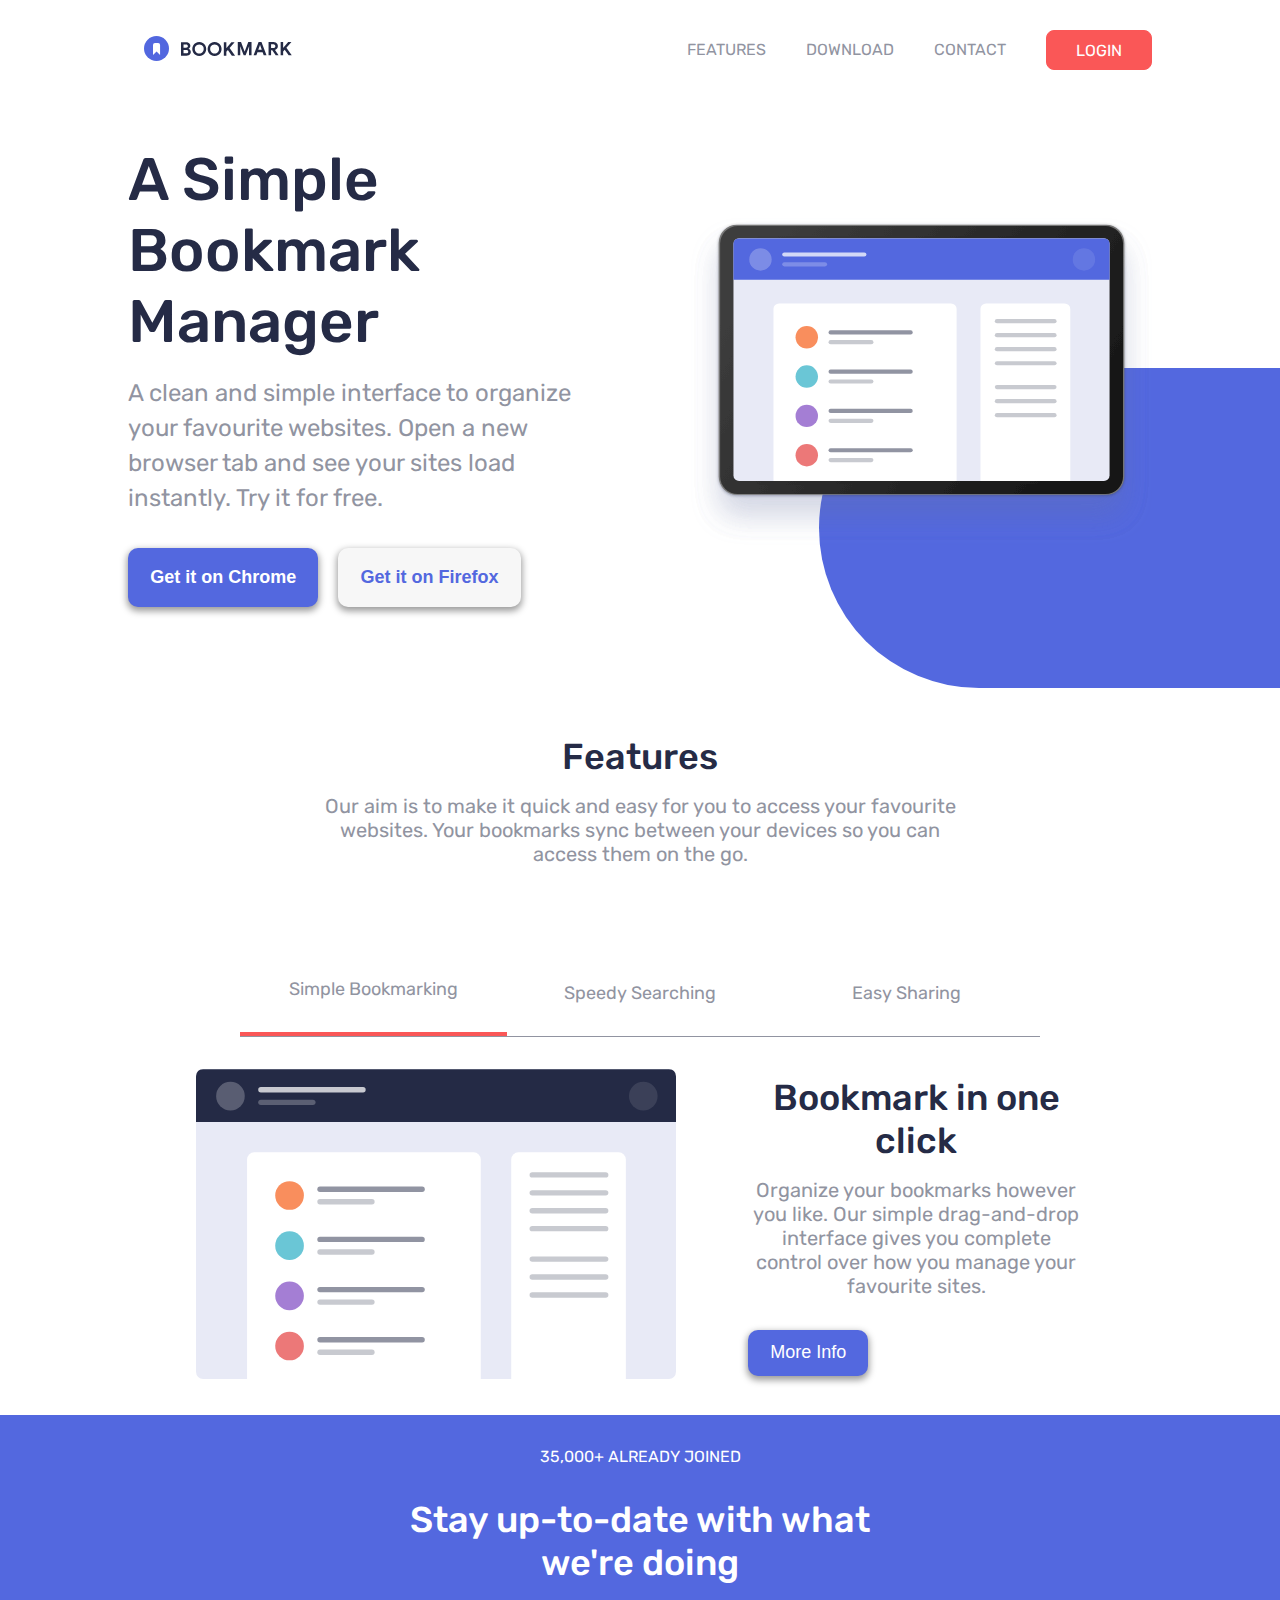
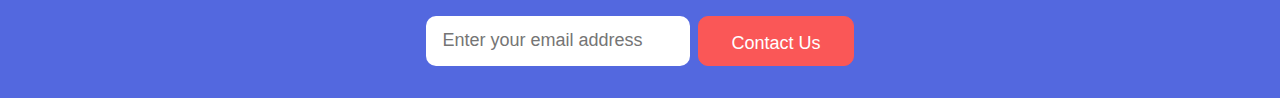
<file: index.html>
<!DOCTYPE html>
<html lang="en">

<head>
    <meta charset="UTF-8">
    <meta name="viewport" content="width=device-width, initial-scale=1.0">
    <link rel="icon" type="image/png" sizes="32x32" href="./images/favicon-32x32.png">
    <title>Bookmark manager landing page</title>
    <!-- external css -->
    <link rel="stylesheet" href="style.css">
</head>

<body>
    <nav class="navbar">
        <div class="navbar-logo">
            <a href="index.html">
                <img src="images/logo-bookmark.svg" alt="Logo of Bookmark">
            </a>
            <img id="navbarToggle" src="images/icon-hamburger.svg" alt="hamburger and cross">
        </div>
        <div class="navbar-menu" id="navbarMenu">
            <a href="#feature" class="navbar-link" id="navFeatures">FEATURES</a>
            <a href="download.html" class="navbar-link" id="navDownload">DOWNLOAD</a>
            <a href="#contact" class="navbar-link" id="navContact">CONTACT</a>
            <a href="" class="login-link">LOGIN</a>
        </div>
    </nav>
    <div class="wrapper">
        <section id="hero">
            <div class="text-box">
                <h1>A Simple Bookmark Manager</h1>
                <br>
                <p>
                    A clean and simple interface to organize your favourite websites. Open a new
                    browser tab and see your sites load instantly. Try it for free.
                </p>
                <div class="button-box">
                    <button class="hero-button">Get it on Chrome</button>
                    <button class="hero-button">Get it on Firefox</button>
                </div>
            </div>
            <div class="img-box">
                <img class="hero-img" src="images/illustration-hero.svg" alt="">
            </div>
        </section>
        <section id="feature">
            <div class="text-box">
                <h2 class="title">Features</h2>
                <p class="description">
                    Our aim is to make it quick and easy for you to access your favourite websites.
                    Your bookmarks sync between your devices so you can access them on the go.
                </p>
            </div>
            <div class="feature-menu">
                <p class="feature-item active">Simple Bookmarking</p>
                <p class="feature-item">Speedy Searching</p>
                <p class="feature-item">Easy Sharing</p>
            </div>
            <div class="feature-container">
                <div class="feature-img">
                    <img src="images/illustration-features-tab-1.svg" alt="">
                </div>
                <div class="text-area">
                    <div class="title">
                        Bookmark in one click
                    </div>
                    <div class="description">
                        Organize your bookmarks however you like. Our simple drag-and-drop interface gives you complete
                        control over how you manage your favourite sites.
                    </div>
                    <button class="more-info-btn">More Info</button>
                </div>
            </div>
        </section>
    </div>
    <footer>
        <section id="contact">
            <p>
                35,000+ ALREADY JOINED
            </p>
            <p>
                Stay up-to-date with what we're doing
            </p>
            <form>
                <input type="email" name="email" id="email" placeholder="Enter your email address">
                <button class="contact-btn">Contact Us</button>
            </form>
        </section>

    </footer>
    <!-- external js -->
    <script src="script.js"></script>
    <script>
        window.addEventListener('scroll', () => {
            var top = window.scrollY;
            var offset = navFeatures.offsetTop;
            var height = navFeatures.offsetHeight;
            if (top >= offset && top < offset + height) {
                setActiveLink('navFeatures')
            }
            else if (top == 0) {
                setActiveLink('none')
            }
            else if (isEndOfPage()) {
                setActiveLink('navContact')
            }
        })
    </script>
</body>

</html>
</file>
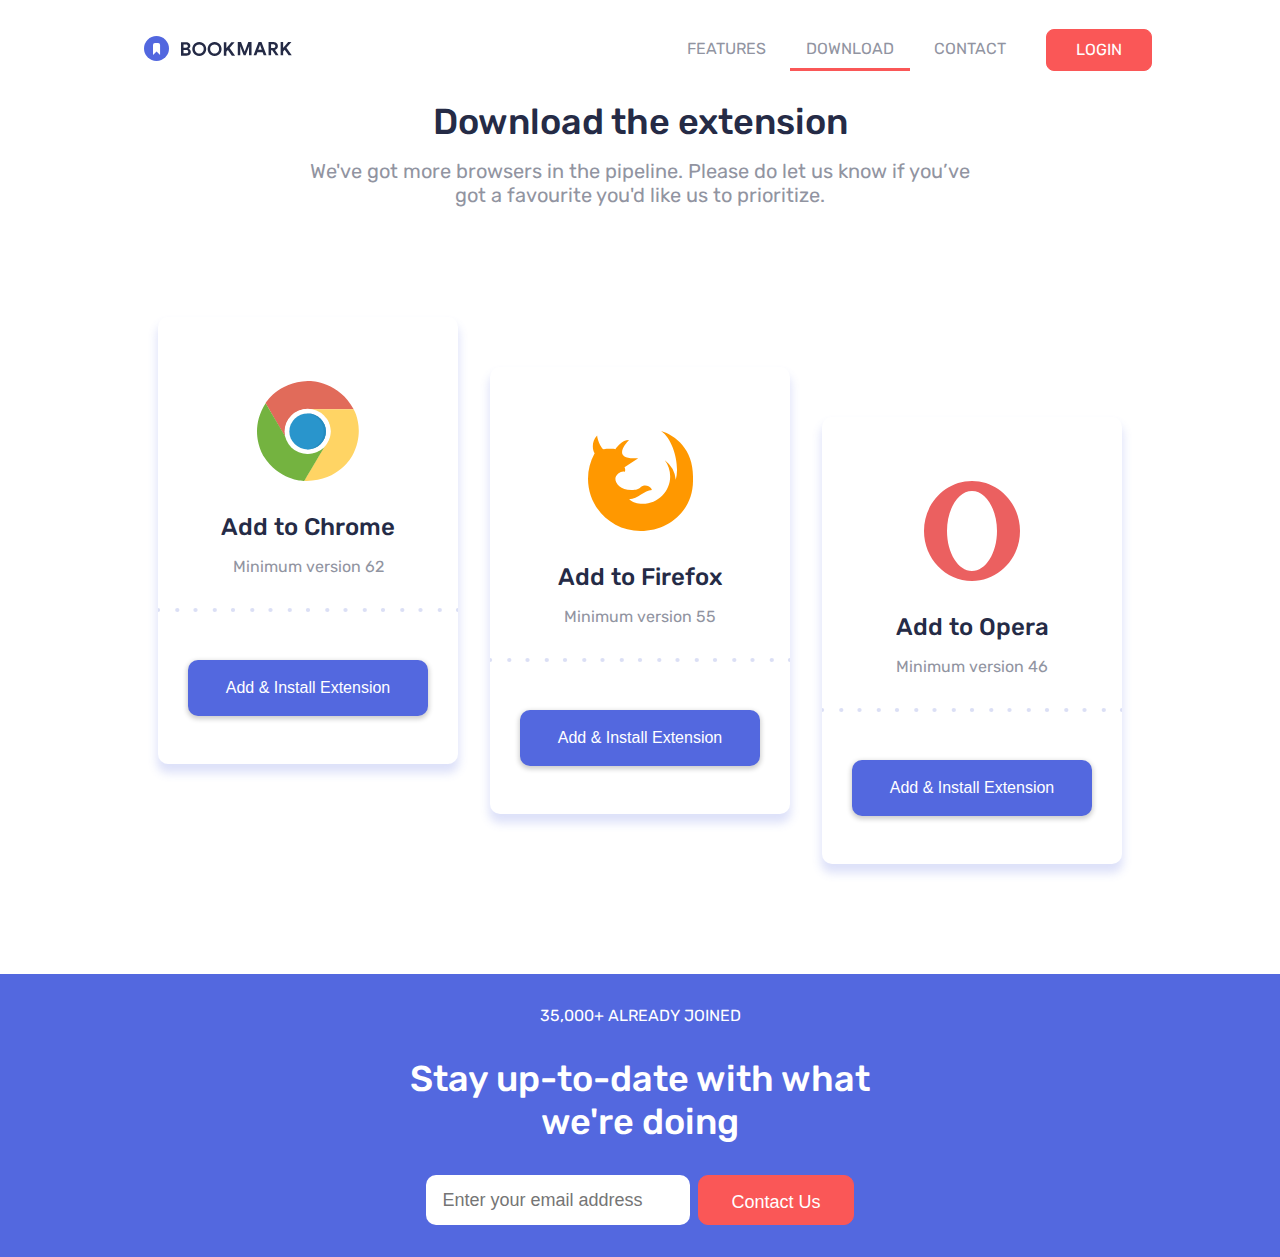
<file: download.html>
<!DOCTYPE html>
<html lang="en">

<head>
    <meta charset="UTF-8">
    <meta name="viewport" content="width=device-width, initial-scale=1.0">
    <link rel="icon" type="image/png" sizes="32x32" href="./images/favicon-32x32.png">
    <title>Bookmark manager landing page</title>
    <!-- external css -->
    <link rel="stylesheet" href="style.css">
</head>

<body>
    <nav class="navbar">
        <div class="navbar-logo">
            <a href="index.html">
                <img src="images/logo-bookmark.svg" alt="Logo of Bookmark">
            </a>
            <img id="navbarToggle" src="images/icon-hamburger.svg" alt="hamburger and cross">
        </div>
        <div class="navbar-menu" id="navbarMenu">
            <a href="index.html#feature" class="navbar-link" id="navFeatures">FEATURES</a>
            <a href="download.html" class="navbar-link active" id="navDownload">DOWNLOAD</a>
            <a href="#contact" class="navbar-link" id="navContact">CONTACT</a>
            <a href="" class="login-link">LOGIN</a>
        </div>
    </nav>
    <section id="download">
        <div class="text-box">
            <h2 class="title">Download the extension</h2>
            <p class="description">
                We've got more browsers in the pipeline. Please do let us know if you’ve
                got a favourite you'd like us to prioritize.
            </p>
        </div>
        <div class="download-container">
            <div class="download-card">
                <img class="logo" src="images/logo-chrome.svg" alt="logo of chrome">
                <h3>Add to Chrome</h3>
                <p>Minimum version 62</p>
                <img class="dots" src="images/bg-dots.svg" alt="background dots">
                <button>Add & Install Extension</button>
            </div>
            <div class="download-card">
                <img class="logo" src="images/logo-firefox.svg" alt="logo of firefox">
                <h3>Add to Firefox</h3>
                <p>Minimum version 55</p>
                <img class="dots" src="images/bg-dots.svg" alt="background dots">
                <button>Add & Install Extension</button>
            </div>
            <div class="download-card">
                <img class="logo" src="images/logo-opera.svg" alt="logo of opera">
                <h3>Add to Opera</h3>
                <p>Minimum version 46</p>
                <img class="dots" src="images/bg-dots.svg" alt="background dots">
                <button>Add & Install Extension</button>
            </div>
        </div>
    </section>
    <footer>
        <section id="contact">
            <p>
                35,000+ ALREADY JOINED
            </p>
            <p>
                Stay up-to-date with what we're doing
            </p>
            <form>
                <input type="email" name="email" id="email" placeholder="Enter your email address">
                <button class="contact-btn">Contact Us</button>
            </form>
        </section>

    </footer>
    <!-- external js -->
    <script src="script.js"></script>
    <script>
        window.addEventListener('scroll', () => {
            var top = window.scrollY;
            var offset = navDownload.offsetTop;
            var height = navDownload.offsetHeight;
            if (top >= offset && top < offset + height) {
                setActiveLink('navDownload')
            }
            else if (isEndOfPage()) {
                setActiveLink('navContact')
            }
        })
    </script>
</body>

</html>
</file>
<file: style.css>
/* google fonts */
@import url('https://fonts.googleapis.com/css2?family=Rubik:wght@400;500&display=swap');

*,
*::after,
*::before {
    box-sizing: border-box;
    margin: 0;
    padding: 0;
    scroll-margin-top: 100px;
}

html {
    scroll-behavior: smooth;
    font-family: 'Rubik', sans-serif;
}

:root {
    /* Primary */
    --soft-blue: hsl(231, 69%, 60%);
    --soft-red: hsl(0, 94%, 66%);

    /* Neutral */
    --grayish-blue: hsl(229, 8%, 60%);
    --very-dark-blue: hsl(229, 31%, 21%);
}

.wrapper {
    padding: 0 8rem;
    overflow-x: hidden;
}

/* ! navbar */
nav.navbar {
    height: 100px;
    display: flex;
    align-items: center;
    justify-content: space-between;
    position: fixed;
    top: 0;
    left: 0;
    width: 100vw;
    padding: 0 8rem;
    z-index: 10;
    background-color: rgba(255, 255, 255, 1);
}

.navbar-logo {
    display: flex;
    width: 100%;
    padding: 0 1rem;
    justify-content: space-between;
    align-items: center;
    cursor: pointer;
}

.navbar-menu {
    display: flex;
    gap: 0.5rem;
}

#navbarToggle {
    scale: 1.3;
    display: none;
}

.navbar-menu>a {
    text-decoration: none;
    padding: 0.6rem 1rem;
}

.navbar-menu>a:last-of-type {
    padding: 0.6rem 1.8rem;
    border-radius: 8px;
    margin-left: 1rem;
}

.navbar-link {
    color: var(--grayish-blue);
}

.navbar-link:hover {
    color: var(--soft-red);
}

.navbar-link.active {
    border-bottom: 3px solid var(--soft-red);
}

.login-link {
    background-color: var(--soft-red);
    color: white;
    border: 1px solid var(--soft-red);
}

.login-link:hover {
    background-color: white;
    color: var(--soft-red);
}

/* ! hero section */
#hero {
    margin-top: 7rem;
    display: flex;
    justify-content: space-between;
    align-items: center;
    gap: 1rem;
    padding: 2rem 0;
}

#hero .text-box {
    width: 45%;
    display: flex;
    flex-direction: column;
    justify-content: space-evenly;
    align-items: start;
}

#hero .text-box h1 {
    font-size: 60px;
    font-weight: 500;
    color: var(--very-dark-blue);
}

#hero .text-box p {
    font-size: 24px;
    line-height: 35px;
    color: var(--grayish-blue);
}

#hero .button-box {
    margin-top: 2rem;
}

#hero .button-box .hero-button {
    font-size: 18px;
    padding: 1rem 1.2rem;
    border-radius: 10px;
    border: none;
    font-weight: bold;
    box-shadow: 0 3px 7px 1px rgba(0, 0, 0, 0.4);
    border: 3px solid transparent;
    cursor: pointer;
    margin-bottom: 1rem;
}

#hero .button-box .hero-button:nth-child(1) {
    background-color: var(--soft-blue);
    color: white;
    margin-right: 1rem;
}

#hero .button-box .hero-button:nth-child(1):hover {
    background-color: white;
    color: var(--soft-blue);
    border: 3px solid var(--soft-blue);
}

#hero .button-box .hero-button:nth-child(2) {
    background-color: #f7f7f7;
    color: var(--soft-blue);
}

#hero .button-box .hero-button:nth-child(2):hover {
    background-color: white;
    color: var(--very-dark-blue);
    border: 3px solid var(--grayish-blue);
}

#hero .img-box {
    width: 45%;
    position: relative;
    height: fit-content;
}

#hero .img-box img.hero-img {
    width: 100%;
    height: auto;
    overflow: clip;
}

#hero .img-box::before {
    content: " ";
    height: 20rem;
    width: 60vw;
    border-radius: 175px 0 0 175px;
    background-color: var(--soft-blue);
    position: absolute;
    top: 0px;
    left: 0px;
    margin-top: 150px;
    margin-left: 10vw;
    z-index: -1;
}

/* common for feature, download */
/* NOTE: strictly specify the section coz it shouldn't apply to hero section */
#feature .text-box,
#download .text-box {
    max-width: 700px;
    display: flex;
    flex-direction: column;
    justify-content: center;
    align-items: center;
    gap: 1rem;
    margin: 5rem auto;
    padding: 0 1rem;
}

.title {
    font-size: 36px;
    font-weight: 500;
    color: var(--very-dark-blue);
    text-align: center;
}

.description {
    font-size: 20px;
    font-weight: 400;
    color: var(--grayish-blue);
    text-align: center;
}

/* ! feature */
#feature .feature-menu {
    max-width: 800px;
    margin: 0 auto;
    display: flex;
    align-items: end;
    justify-content: space-evenly;
    border-bottom: 1px solid var(--grayish-blue);
}

#feature .feature-item {
    width: 100%;
    padding-top: 2rem;
    padding-bottom: 2rem;
    padding-left: auto;
    padding-right: auto;
    gap: 0;
    text-align: center;
    font-weight: 400;
    color: var(--grayish-blue);
    font-size: 18px;
    cursor: pointer;
}

#feature .feature-item:hover {
    color: var(--soft-red);
}

#feature .active {
    border-bottom: 4px solid var(--soft-red);
}

#feature .feature-container {
    display: flex;
    justify-content: space-around;
    align-items: center;
    padding: 2rem;
}

#feature .feature-img {
    width: 50%;
}

#feature .feature-container img {
    width: 100%;
}

#feature .text-area {
    display: flex;
    flex-direction: column;
    align-items: flex-start;
    justify-content: center;
    gap: 1rem;
    width: 35%;
}

#feature .more-info-btn {
    margin-top: 1rem;
    font-size: 18px;
    padding: 0.6rem 1.2rem;
    border-radius: 10px;
    border: none;
    font-weight: 500;
    box-shadow: 0 3px 7px 1px rgba(0, 0, 0, 0.4);
    border: 3px solid transparent;
    cursor: pointer;
    background-color: var(--soft-blue);
    color: white;
}

#feature .more-info-btn:hover {
    background-color: white;
    color: var(--soft-blue);
    border: 3px solid var(--soft-blue);
}

/* ! download section */
#download {
    margin-top: 100px;
}

#download .download-container {
    width: 100%;
    margin: 10rem auto;
    display: flex;
    justify-content: center;
    gap: 2rem;
    flex-wrap: wrap;
}

#download .download-card {
    display: flex;
    flex-direction: column;
    justify-content: space-evenly;
    align-items: center;
    gap: 1rem;
    padding: 2rem 0;
    border-radius: 10px;
    width: 300px;
    overflow: hidden;
    box-shadow: 0 8px 10px 1px rgba(83, 104, 223, 0.2);
}

#download .download-card:nth-child(1) {
    translate: 0 -50px;
}

#download .download-card:nth-child(3) {
    translate: 0 50px;
}

#download .download-card img.logo {
    margin: 1rem;
    margin-top: 2rem;
}

#download .download-card h3 {
    font-size: 24px;
    font-weight: 500;
    color: var(--very-dark-blue);
}

#download .download-card p {
    color: var(--grayish-blue);
}

#download .download-card img.dots {
    width: 100%;
    margin: 1rem 0;
}

#download button {
    margin: 1rem auto;
    width: 80%;
    font-size: 16px;
    padding-top: 1rem;
    padding-bottom: 1rem;
    border-radius: 10px;
    font-weight: 500;
    box-shadow: 0 2px 5px 1px rgba(0, 0, 0, 0.2);
    border: 3px solid transparent;
    cursor: pointer;
    background-color: var(--soft-blue);
    color: white;
}

#download button:hover {
    background-color: white;
    color: var(--soft-blue);
    border: 3px solid var(--soft-blue);
}

/* ! contact */
footer {
    width: 100%;
}

#contact {
    background-color: var(--soft-blue);
    width: 100%;
    display: flex;
    flex-direction: column;
    align-items: center;
    justify-content: space-evenly;
    gap: 2rem;
    padding: 2rem;
}

#contact p {
    color: white;
    max-width: 500px;
    text-align: center;
}

#contact p:nth-child(2) {
    font-size: 36px;
    font-weight: 500;
}

#contact form {
    display: flex;
    align-items: center;
    justify-content: space-around;
    flex-wrap: wrap;
    gap: 0.5rem;
}

#contact input[name="email"],
#contact .contact-btn {
    font-size: 18px;
    padding: 1rem;
    border: none;
    border-radius: 10px;
    height: 50px;
}

#contact .contact-btn {
    padding: 1rem 2rem;
    background-color: var(--soft-red);
    color: white;
    border: 1px solid var(--soft-red);
    cursor: pointer;
}

#contact .contact-btn:hover {
    background-color: white;
    color: var(--soft-red);
}

/* responsive */
@media screen and (max-width: 1200px) {
    nav.navbar {
        padding: 0 2rem;
    }

    .wrapper {
        padding: 0 2rem;
    }
}

@media screen and (max-width: 700px) {
    nav.navbar {
        padding: 1.5rem 2rem;
        height: fit-content;
        flex-direction: column;
        gap: 2rem;
    }

    .navbar-logo {
        align-self: start;
    }

    #navbarToggle {
        display: inline;
    }

    .navbar-menu {
        flex-direction: column;
        align-items: center;
        gap: 1rem;
        display: none;
    }

    .navbar-menu>a {
        color: var(--grayish-blue);
        background-color: transparent;
        margin: 0 !important;
        border: none;
        border-radius: 0 !important;
        font-size: 20px;
    }

    .wrapper {
        padding: 0 1rem;
    }

    #hero {
        flex-direction: column-reverse;
    }

    #hero .text-box,
    #hero .img-box {
        width: 100%;
    }

    #hero .img-box::before {
        width: 100%;
        height: 200px;
        margin-top: 80px;
    }

    #feature .feature-container {
        flex-direction: column;
        padding: 1rem;
        gap: 2rem;
    }

    #feature .feature-img,
    #feature .text-area {
        width: 100%;
    }
}
</file>
